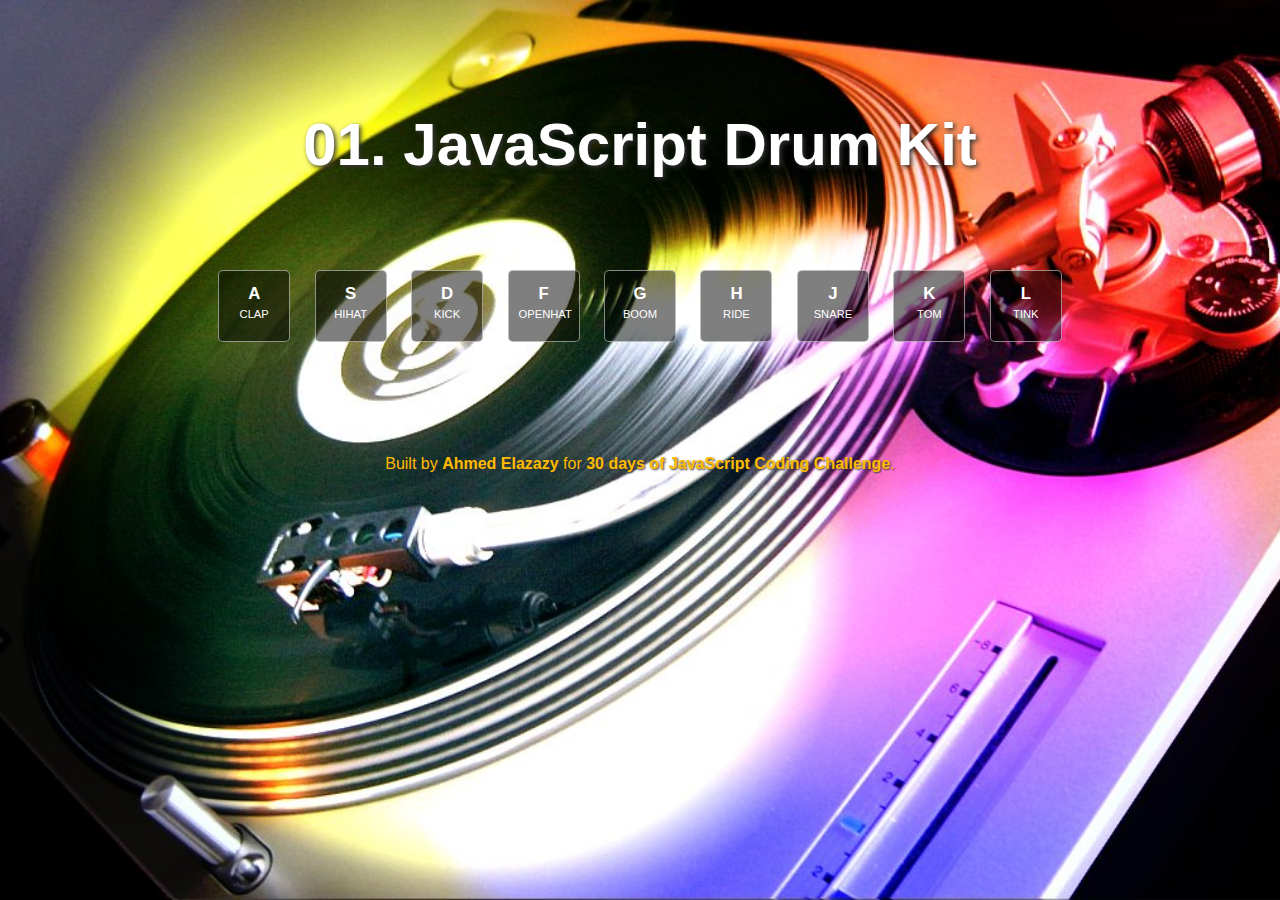
<file: 01.JavaScript Drum Kit/index.html>
<html>

<head>
  <meta charset="utf-8">
  <meta name="viewport" content="width=device-width, initial-scale=1, shrink-to-fit=no">
  <link rel="shortcut icon" href="media/images/favicon.ico" type="image/x-icon">
  <link rel="icon" href="media/images/favicon.ico" type="image/x-icon">
  <link rel="stylesheet" href="css/styles.css">
  <script src="js/script.js" defer></script>
  <title>01. JavaScript Drum Kit</title>
</head>

  <body>
    <div class="container">
      <div class="header">
        <h1>01. JavaScript Drum Kit</h1>
      </div>
      <div class="content">
	    <div class="key" data-key="65">
          <h2>A</h2>
          <span>CLAP</span>
        </div>
	    <div class="key" data-key="83">
          <h2>S</h2>
          <span>HIHAT</span>
        </div>
        <div class="key" data-key="68">
          <h2>D</h2>
          <span>KICK</span>
        </div>
        <div class="key" data-key="70">
          <h2>F</h2>
          <span>OPENHAT</span>
        </div>
        <div class="key" data-key="71">
          <h2>G</h2>
          <span>BOOM</span>
        </div>
        <div class="key" data-key="72">
          <h2>H</h2>
          <span>RIDE</span>
        </div>
        <div class="key" data-key="74">
          <h2>J</h2>
          <span>SNARE</span>
        </div>
        <div class="key" data-key="75">
          <h2>K</h2>
          <span>TOM</span>
        </div>
        <div class="key" data-key="76">
          <h2>L</h2>
          <span>TINK</span>
        </div>

      </div>
      <div class="footer">
        <span>Built by <a href="https://github.com/ahmedelazazy">Ahmed Elazazy</a> for <a href="https://javascript30.com/">30 days of JavaScript Coding Challenge</a>. </span>
      </div>

	  <div class="hidden">
        <audio src="media/audio/a.clap.wav" data-key="65"></audio>
        <audio src="media/audio/s.hihat.wav" data-key="83"></audio>
        <audio src="media/audio/d.kick.wav" data-key="68"></audio>
        <audio src="media/audio/f.openhat.wav" data-key="70"></audio>
        <audio src="media/audio/g.boom.wav" data-key="71"></audio>
        <audio src="media/audio/h.ride.wav" data-key="72"></audio>
        <audio src="media/audio/j.snare.wav" data-key="74"></audio>
        <audio src="media/audio/k.tom.wav" data-key="75"></audio>
        <audio src="media/audio/l.tink.wav" data-key="76"></audio>
      </div> 
    </div>
  </body>

</html>
</file>
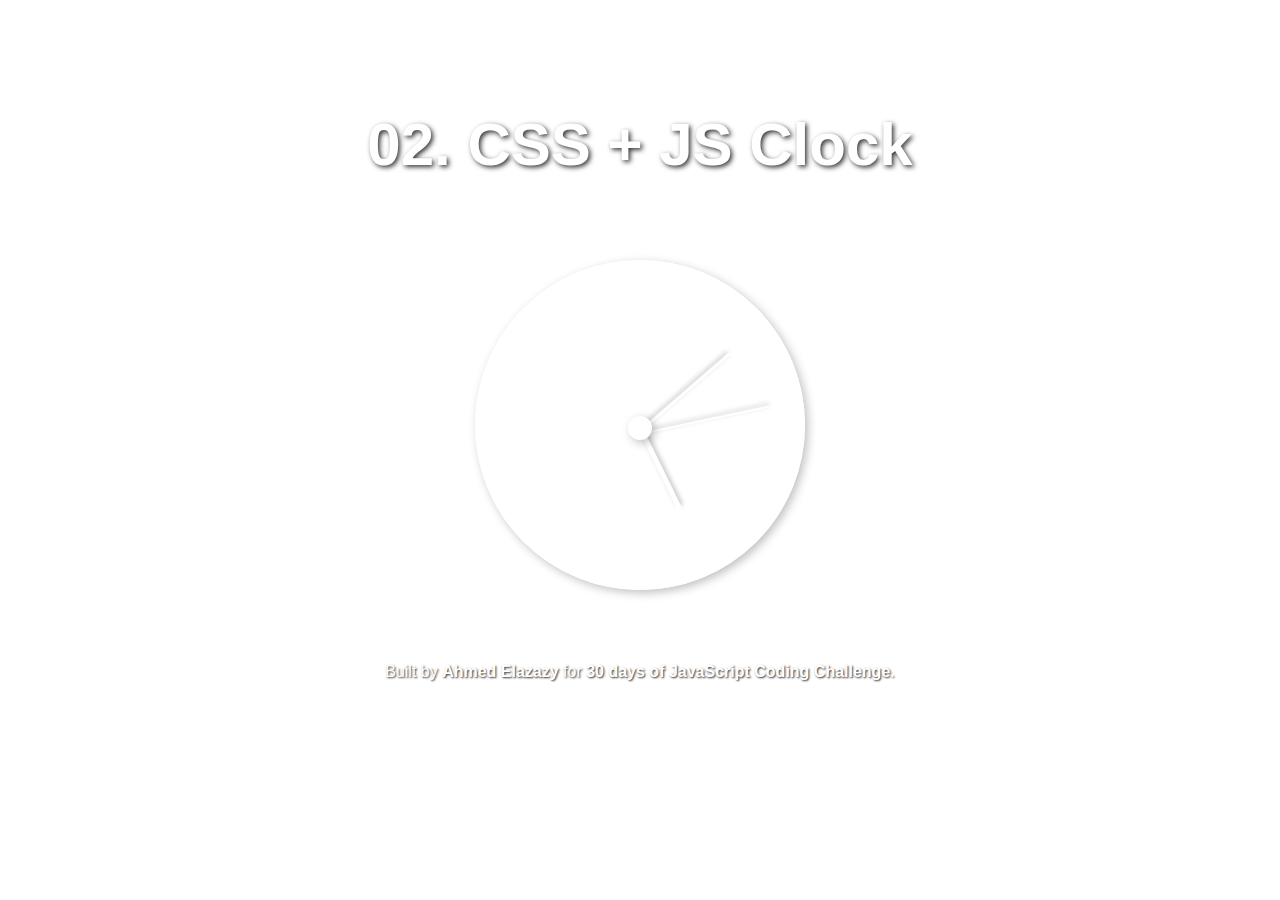
<file: 02. CSS + JS Clock/index.html>
<html>

<head>
  <meta charset="utf-8">
  <meta name="viewport" content="width=device-width, initial-scale=1, shrink-to-fit=no">
  <link rel="shortcut icon" href="media/images/favicon.ico" type="image/x-icon">
  <link rel="icon" href="media/images/favicon.ico" type="image/x-icon">
  <link rel="stylesheet" href="css/styles.css">
  <script src="js/script.js" defer></script>
  <title>02. CSS + JS Clock</title>
</head>

  <body>
    <div class="container">
      <div class="header">
        <h1>02. CSS + JS Clock</h1>
      </div>
      <div class="content">
        <div class="clock-border">
          <div class="hand hour-hand"></div>
          <div class="hand minute-hand"></div>
          <div class="hand second-hand"></div>
          <div class="center"></div>
        </div>
      </div>
      <div class="footer">
        <span>Built by <a href="https://github.com/ahmedelazazy">Ahmed Elazazy</a> for <a href="https://javascript30.com/">30 days of JavaScript Coding Challenge</a>. </span>
      </div>
    </div>
  </body>

</html>
</file>
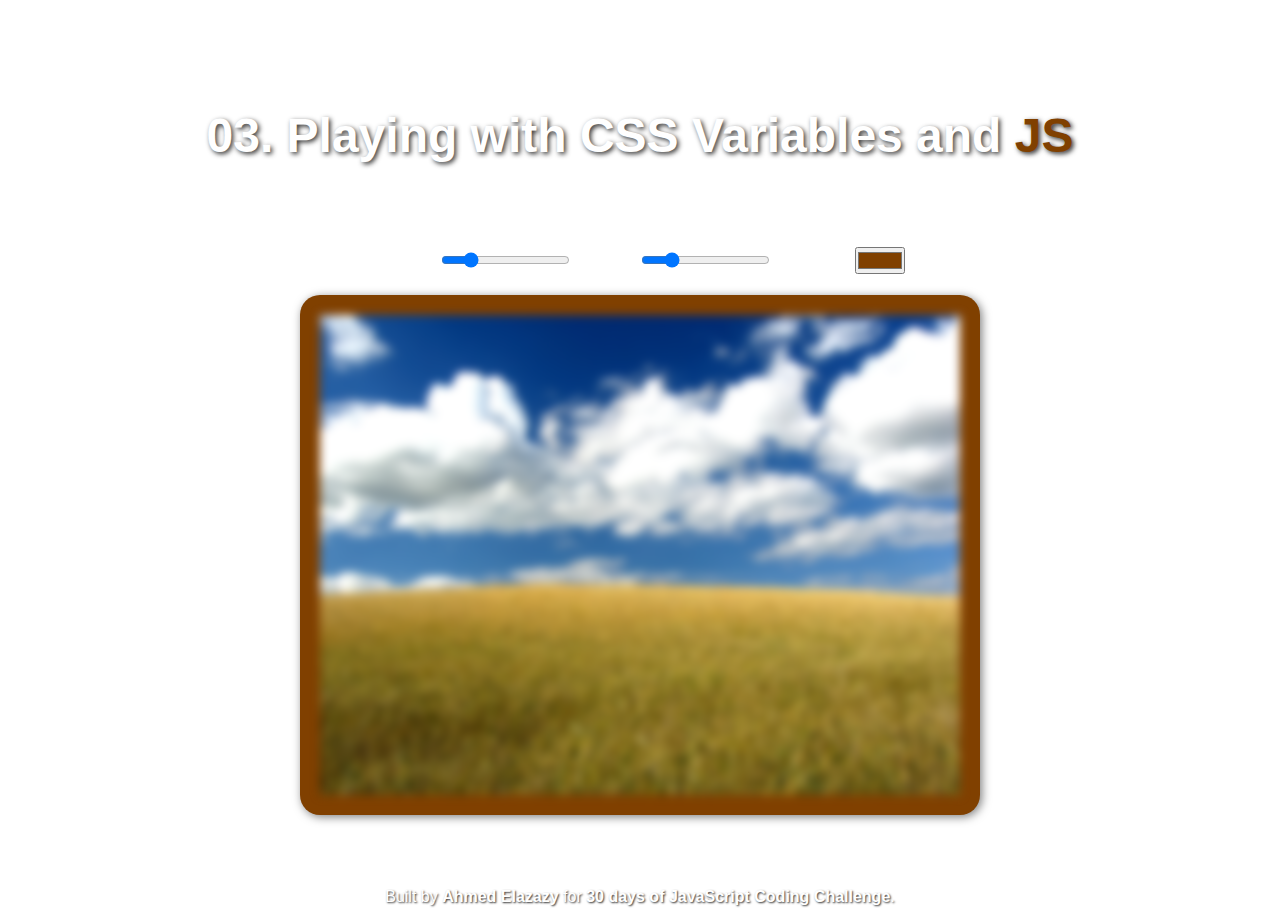
<file: 03. Playing with CSS Variables and JS/index.html>
<html>

<head>
  <meta charset="utf-8">
  <meta name="viewport" content="width=device-width, initial-scale=1, shrink-to-fit=no">
  <link rel="shortcut icon" href="media/images/favicon.ico" type="image/x-icon">
  <link rel="icon" href="media/images/favicon.ico" type="image/x-icon">
  <link rel="stylesheet" href="css/styles.css">
  <script src="js/script.js" defer></script>
  <title>03. Playing with CSS Variables and JS</title>
</head>

  <body>
    <div class="container">
      <div class="header">
        <h1>03. Playing with CSS Variables and <span class="colored">JS<span></h1>
      </div>
      <div class="content">
        <div class="controls">
          <label>Spacing <input name="spacing" type="range" min="0" max="100" data-sizing="px" value="20"></label>
          <label>Blur <input name="blur" type="range" min="0" max="25" data-sizing="px"  value="5"></label>
          <label>Color <input name="color" type="color" value="#804000"></label>
        </div>
        <div class="playground">
          <img src="media/images/background.jpg">
        </div>

      </div>
      <div class="footer">
        <span>Built by <a href="https://github.com/ahmedelazazy">Ahmed Elazazy</a> for <a href="https://javascript30.com/">30 days of JavaScript Coding Challenge</a>. </span>
      </div>
    </div>
  </body>

</html>
</file>
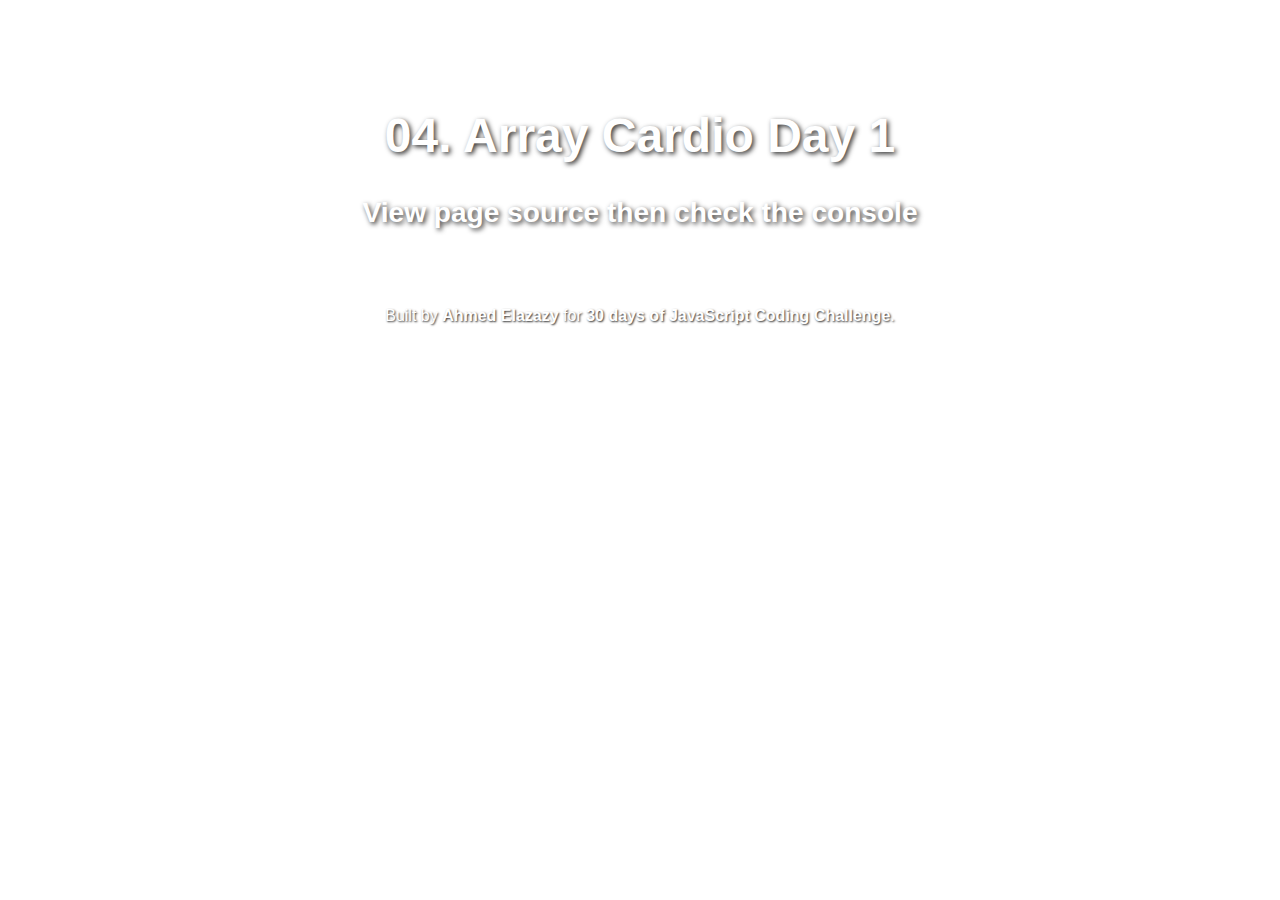
<file: 04. Array Cardio Day 1/index.html>
<html>

<head>
  <meta charset="utf-8">
  <meta name="viewport" content="width=device-width, initial-scale=1, shrink-to-fit=no">
  <link rel="shortcut icon" href="media/images/favicon.ico" type="image/x-icon">
  <link rel="icon" href="media/images/favicon.ico" type="image/x-icon">
  <link rel="stylesheet" href="css/styles.css">
  <script src="js/script.js" defer></script>
  <title>04. Array Cardio Day 1</title>
</head>

  <body>
    <div class="container">
      <div class="header">
        <h1>04. Array Cardio Day 1</h1>
        <h3>View page source then check the console</h3>
      </div>
      <div class="content">

      </div>
      <div class="footer">
        <span>Built by <a href="https://github.com/ahmedelazazy">Ahmed Elazazy</a> for <a href="https://javascript30.com/">30 days of JavaScript Coding Challenge</a>. </span>
      </div>
    </div>
  </body>

</html>
</file>
<file: 01.JavaScript Drum Kit/css/styles.css>
*{
  line-height: 1.5;
  margin:0;
  padding:0;
  font-family: sans-serif;
}


/* html {
  box-sizing: border-box;
}
*, *:before, *:after {
  box-sizing: inherit;
} */

body{
  background: url(../media/images/background.jpg) no-repeat;
  background-size: cover;
  color: #fff;
}
a{
  color: #FFBB00;
  text-decoration: none;
  font-weight: bold;
}
a:hover{
  text-decoration: underline;
}

.header{
  font-size: 30px;
  margin-top: 100px;
  text-shadow: 2px 2px 5px #333;
}
.container{
  width:960px;
  margin: 10px auto 10px auto;
  text-align: center;
}

.header h1{
  margin:20px 0;
}
.content{
  margin: 70px 0 100px 0;
}
.content .key{
  display:inline-block;
  margin:10px;
  padding:10px;
  width: 50px;
  height: 50px;
  color: #fff;
  text-align: center;
  font-size: 0.7rem;
  border: 1px solid rgba(255,255,255,0.5);
  background: rgba(0,0,0,0.5);
  transition: all 0.1s ease-out;
  border-radius: 5px;
  cursor: pointer;
}

.key.playing{
  border: 3px solid #FFBB00;
  margin:8px;

  /* width: 52px;
  height: 52px; */
  background: rgba(0,0,0,0.75);
  box-shadow: 0px 0px 5px 2px rgba(255, 187, 0, 0.75);
}

.key span,
.key h2{
      pointer-events: none;
}

.footer{
  /* position: fixed; */
  /* left: 0;
  right: 0;
  bottom: 10px; */
  margin:10px;
  text-shadow: 1px 1px 2px #333;
  color:#FFBB00;
}
</file>
<file: 02. CSS + JS Clock/css/styles.css>
* {
  line-height: 1.5;
  margin: 0;
  padding: 0;
  font-family: sans-serif;
}

/* html {
  box-sizing: border-box;
}
*, *:before, *:after {
  box-sizing: inherit;
} */

body {
  background: url(http://cdn.backgroundhost.com/backgrounds/subtlepatterns/purty_wood.png);
  /* background-size: cover; */
  color: #fff;
}

a {
  color: #fff;
  text-decoration: none;
  font-weight: bold;
}

a:hover {
  text-decoration: underline;
}

.header {
  font-size: 30px;
  margin-top: 100px;
  text-shadow: 2px 2px 5px #333;
}

.container {
  width: 960px;
  margin: 10px auto 10px auto;
  text-align: center;
}

.header h1 {
  margin: 20px 0;
}

.content {
  margin: 70px 0 70px 0;
}

.content .clock-border {
  width: 300px;
  height: 300px;
  border: 5px solid;
  border-radius: 50%;
  padding: 10px;
  margin: auto;
  box-shadow: 3px 3px 10px rgba(0,0,0,0.25);
}


.content .center {
  width: 8%;
  height: 8%;
  top: 43.5%;
  left:46%;
  position: relative;
  border-radius: 50%;
  background: #fff;
  box-shadow: 3px 3px 10px rgba(0,0,0,0.25);
}
.content .hand {
  top: 50%;
  position: relative;
  transform: rotate(90deg);
  transform-origin: 100%;
  background: #fff;
  box-shadow: 2px 2px 5px rgba(0,0,0,0.25);
}

.content .hour-hand {
  height: 5px;
  left: 20%;
  width: 30%;
  /* background: green; */
}



.content .minute-hand {
  height: 3px;
  left: 10%;
  width: 40%;
  /* background: blue; */
}

.content .second-hand {
  height: 2px;
  left: 5%;
  width: 45%;
  /* background: red; */
}



.footer {
  /* position: fixed; */
  /* left: 0;
  right: 0;
  bottom: 10px; */
  margin: 10px;
  text-shadow: 1px 1px 2px #333;
  color: #fff;
}
</file>
<file: 03. Playing with CSS Variables and JS/css/styles.css>
:root{
  --spacing:20px;
  --blur:5px;
  --color:#804000;
}

* {
  line-height: 1.5;
  margin: 0;
  padding: 0;
  font-family: sans-serif;
}

/* html {
  box-sizing: border-box;
}
*, *:before, *:after {
  box-sizing: inherit;
} */

body {
  background: url(http://cdn.backgroundhost.com/backgrounds/subtlepatterns/low_contrast_linen.png);
  /* background-size: cover; */
  color: #fff;
}

a {
  color: #fff;
  text-decoration: none;
  font-weight: bold;
}

a:hover {
  text-decoration: underline;
}

.header {
  font-size: 24px;
  margin-top: 100px;
  text-shadow: 2px 2px 5px #333;
}

.container {
  width: 960px;
  margin: 10px auto 10px auto;
  text-align: center;
}

.header h1 {
  margin: 20px 0;
}

.colored{
    color:var(--color);
}

.content {
  margin: 70px 0 70px 0;
}

.content .controls{
      font-size: 22px;
}

.content .controls input{
    vertical-align: middle;
    margin-right: 20px;
}

.content .playground{
  width: fit-content;
  margin: 20px auto;
  background: var(--color);
  border-radius: 20px;
  box-shadow: 2px 2px 10px rgba(0,0,0,0.5);
}

.content .playground img{
  filter: blur(var(--blur));
  padding: var(--spacing);
}

.footer {
  margin: 10px;
  text-shadow: 1px 1px 2px #333;
  color: #fff;
}
</file>
<file: 04. Array Cardio Day 1/css/styles.css>
* {
  line-height: 1.5;
  margin: 0;
  padding: 0;
  font-family: sans-serif;
}

/* html {
  box-sizing: border-box;
}
*, *:before, *:after {
  box-sizing: inherit;
} */

body {
  background: url(http://cdn.backgroundhost.com/backgrounds/subtlepatterns/low_contrast_linen.png);
  /* background-size: cover; */
  color: #fff;
}

a {
  color: #fff;
  text-decoration: none;
  font-weight: bold;
}

a:hover {
  text-decoration: underline;
}

.header {
  font-size: 24px;
  margin-top: 100px;
  text-shadow: 2px 2px 5px #333;
}

.container {
  width: 960px;
  margin: 10px auto 10px auto;
  text-align: center;
}

.header h1 {
  margin: 20px 0;
}

.content {
  margin: 70px 0 70px 0;
}



.footer {
  margin: 10px;
  text-shadow: 1px 1px 2px #333;
  color: #fff;
}
</file>
